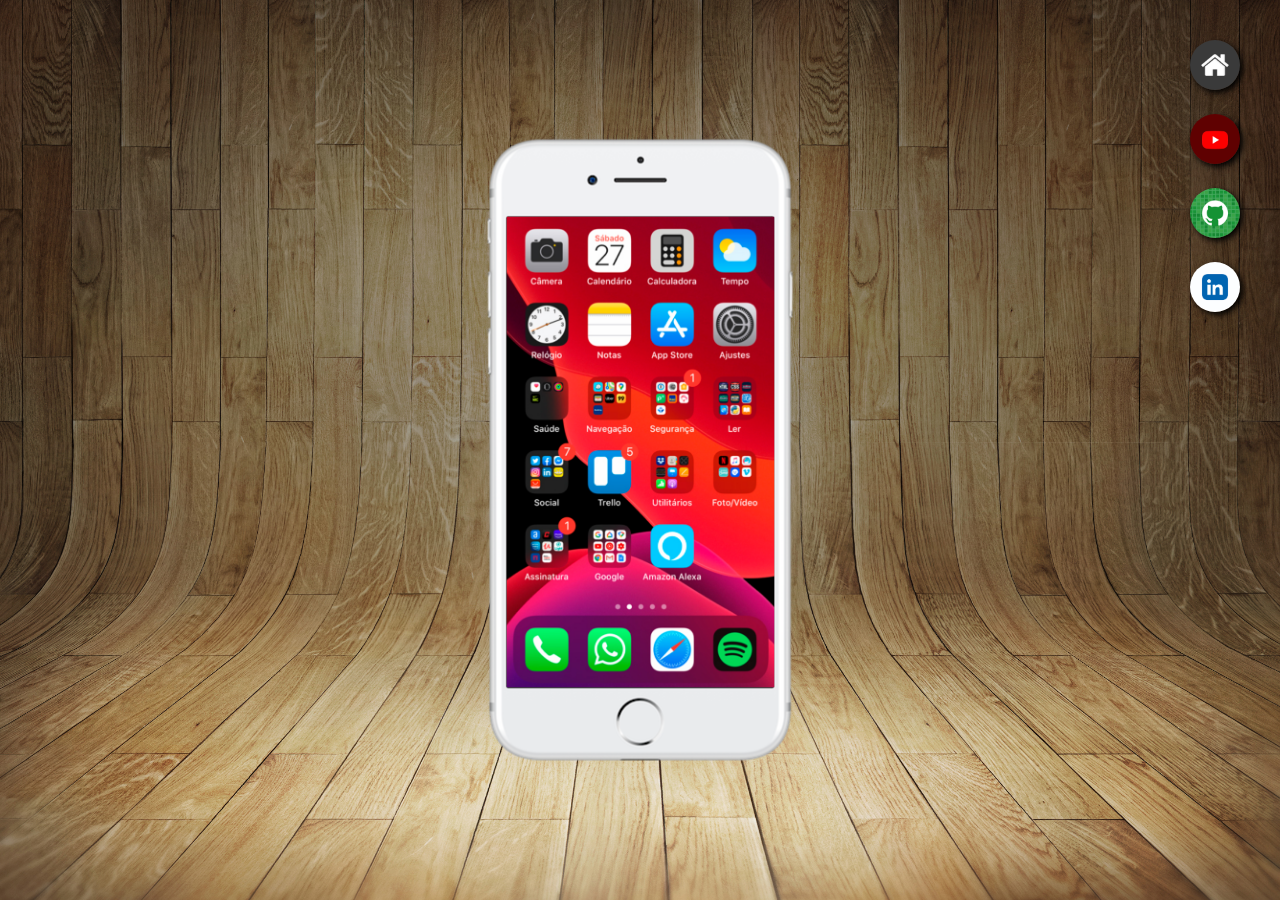
<file: index.html>
<!DOCTYPE html>
<html lang="pt-br">
<head>
    <meta charset="UTF-8">
    <meta name="viewport" content="width=device-width, initial-scale=1.0">
    <link rel="shortcut icon" href="favicon.png" type="image/x-icon">
    <link rel="stylesheet" href="estilo/style.css">
    <title>Projeto Redes Sociais</title>
</head>
<body>
   <main>
    <section id="telefone">
        <iframe src="home.html" name="tela" id="tela" frameborder="0">
            Seu navegador não é compatível
        </iframe>
    </section>
    <section id="redes-sociais">
        <a href="home.html" target="tela"><img src="imagens/logo-home.jpg" alt="Home"></a><br>
        <a href="youtube.html" target="tela"><img src="imagens/logo-youtube.jpg" alt="Youtube"></a><br>
        <a href="github.html" target="tela"><img src="imagens/logo-github.jpg" alt="Githab"></a><br>
        <a href="linkedin.html" target="tela"><img src="imagens/logo-linkedin.jpg" alt="Linkedin"></a><br>
    </section>
   </main>
</body>
</html>
</file>
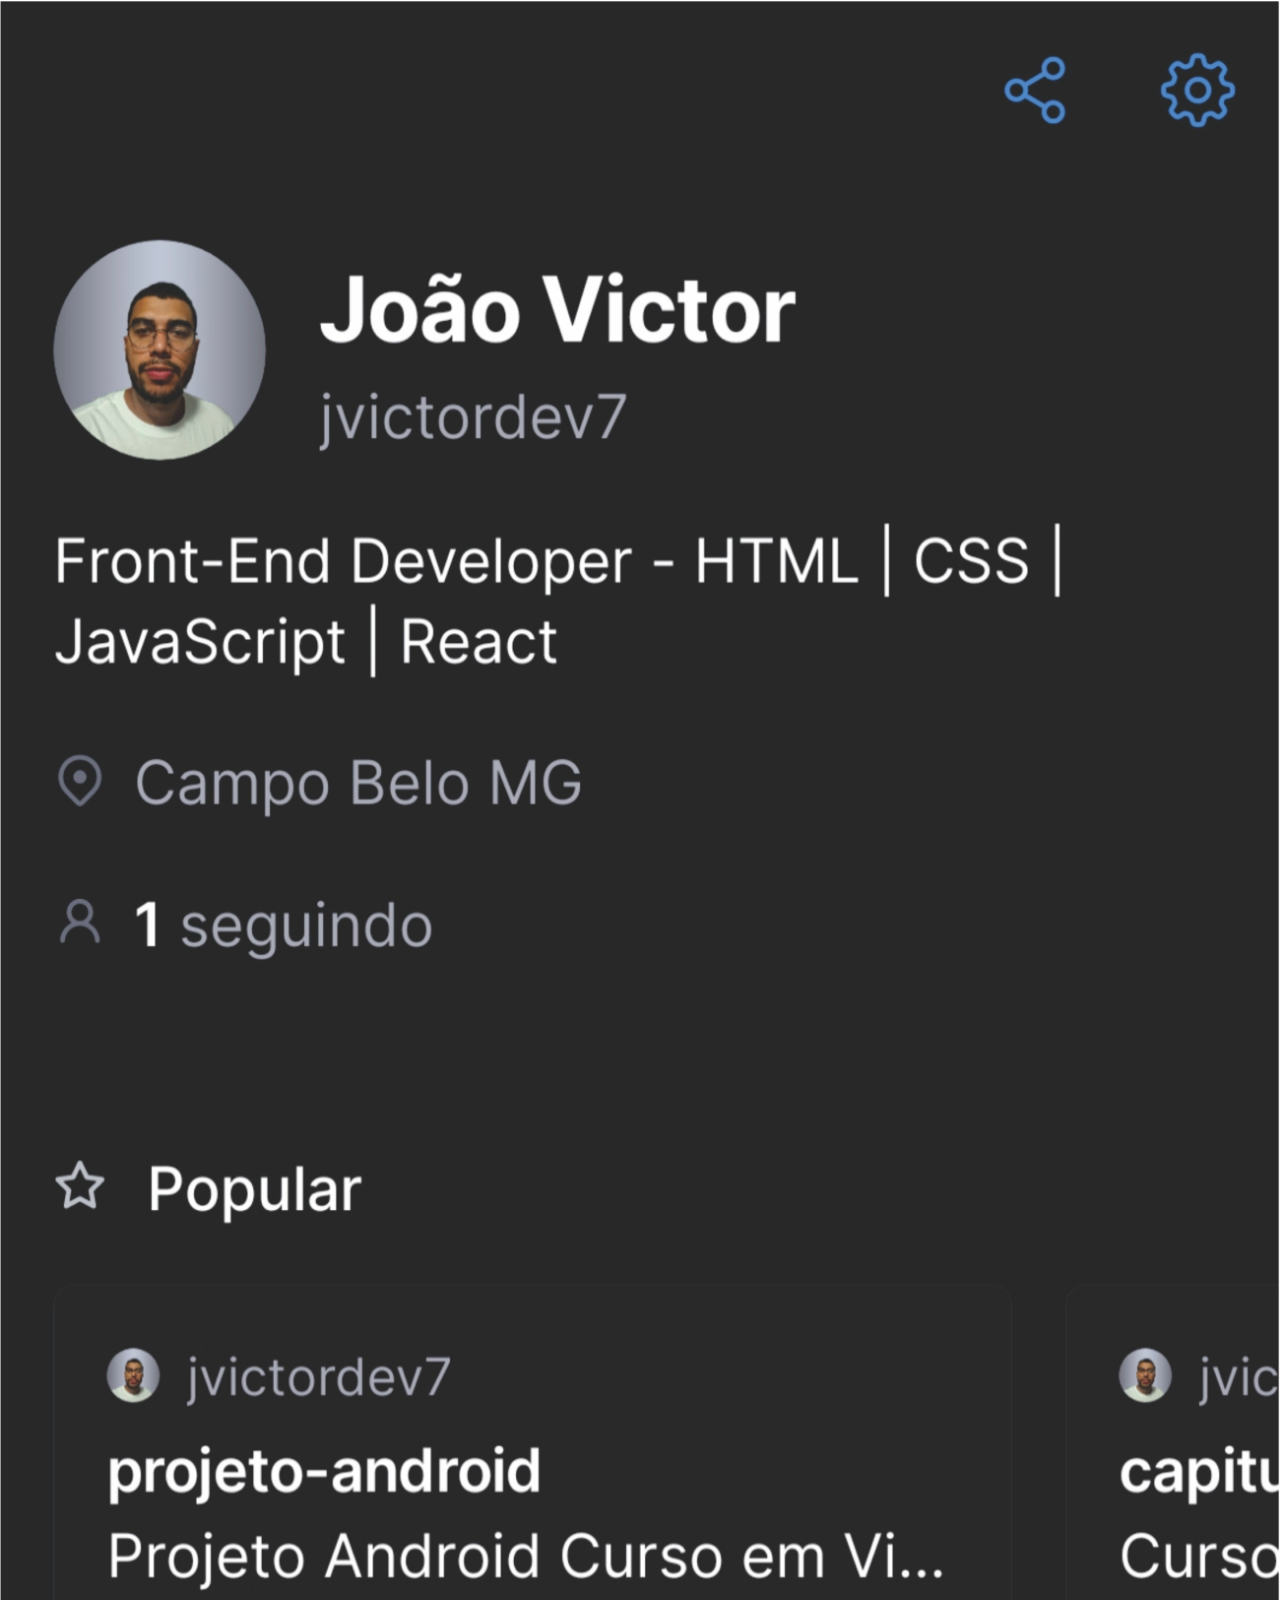
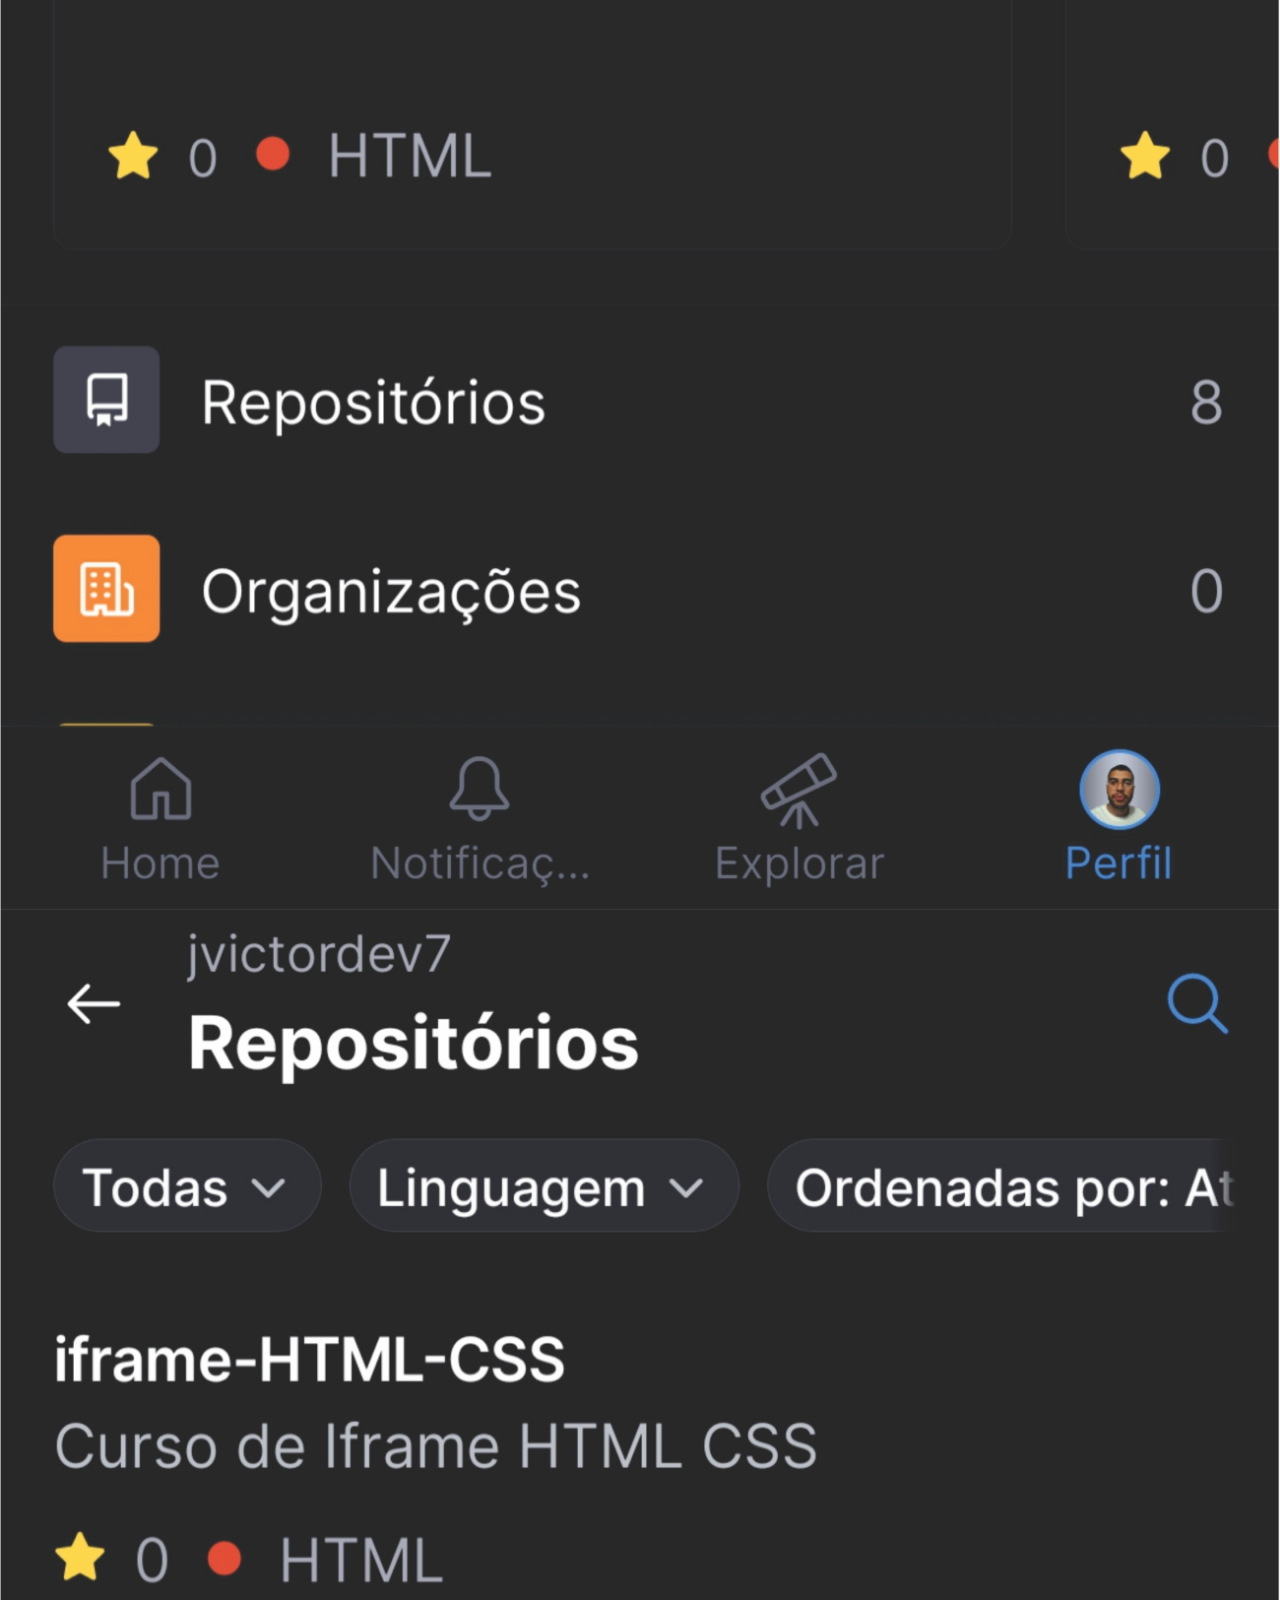
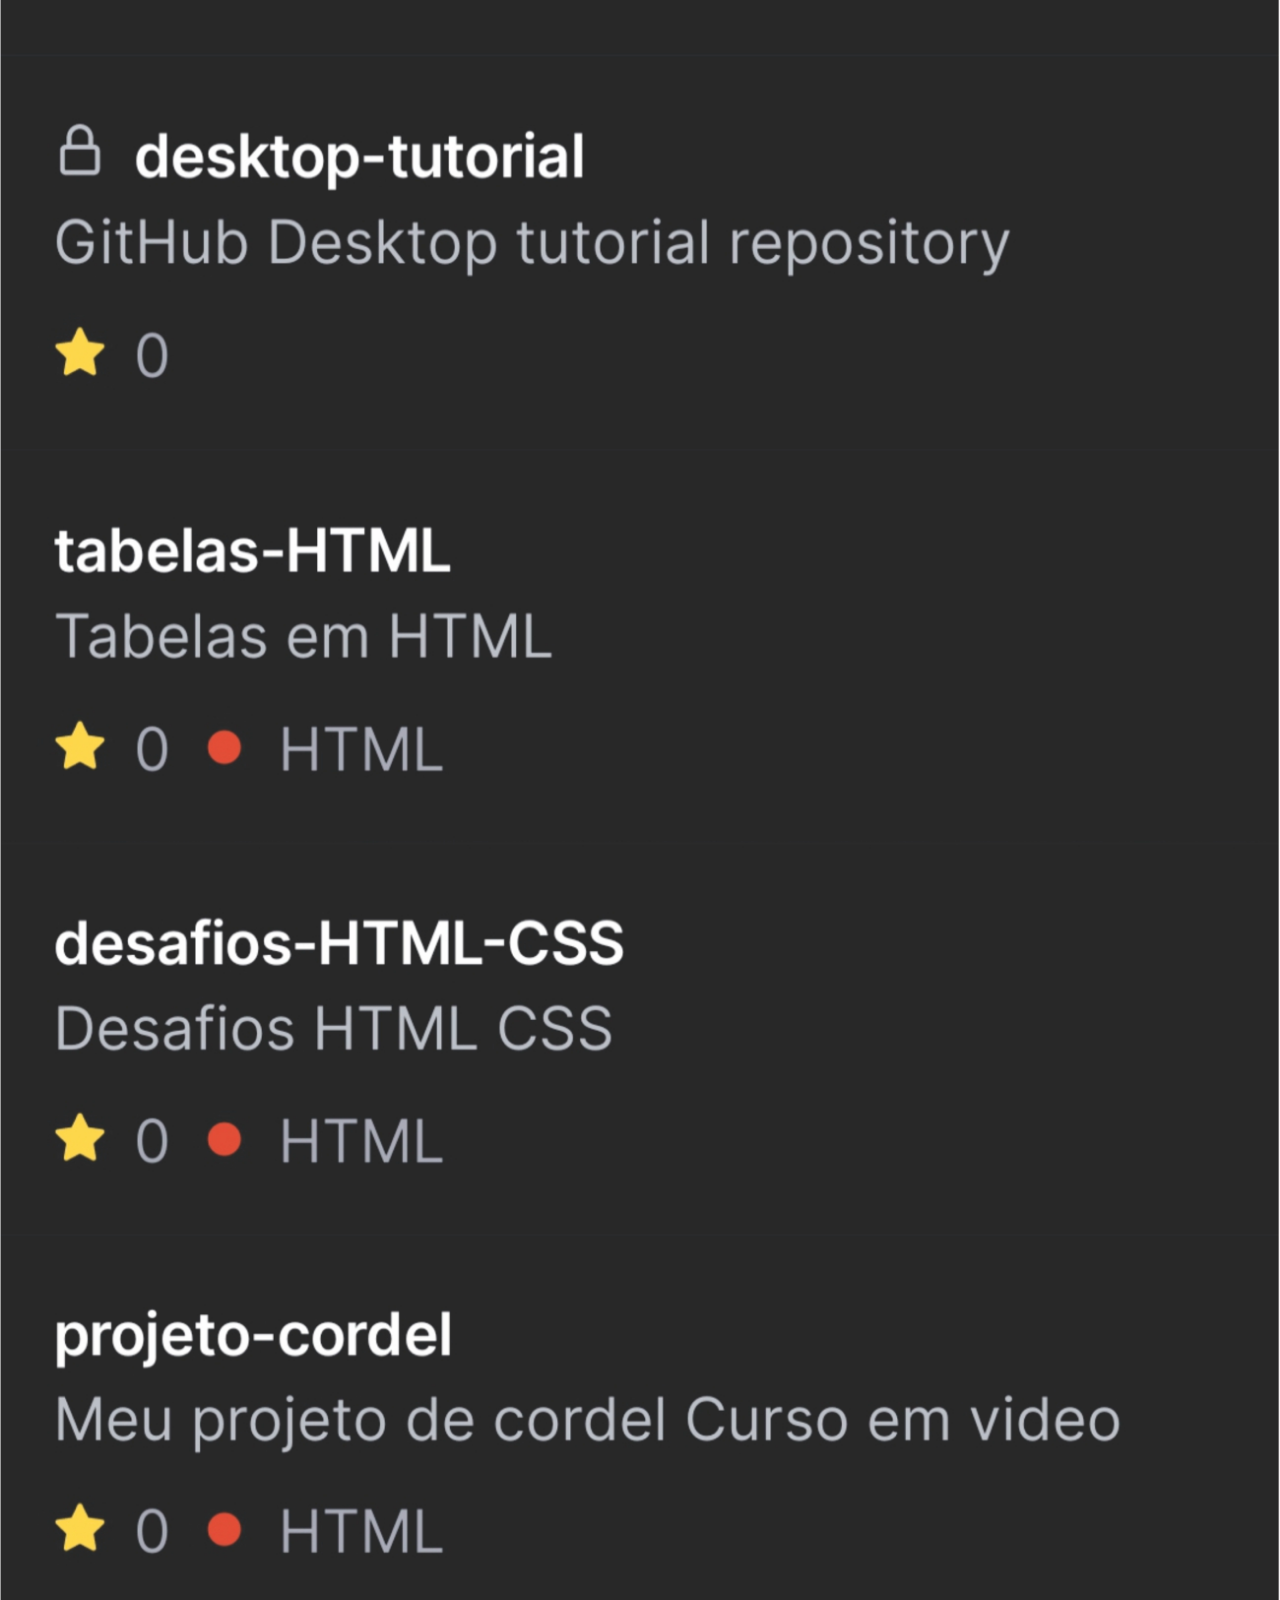
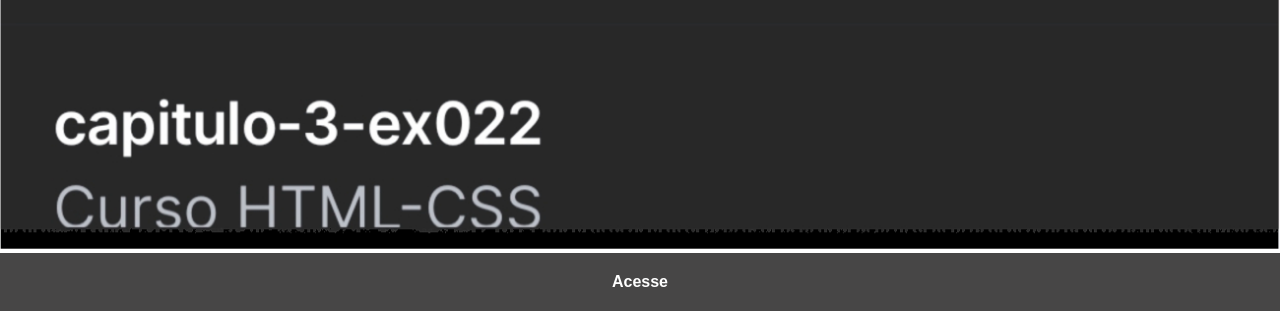
<file: github.html>
<!DOCTYPE html>
<html lang="pt-br">
<head>
    <meta charset="UTF-8">
    <meta name="viewport" content="width=device-width, initial-scale=1.0">
    <title>GitHub</title>
    <link rel="stylesheet" href="estilos/social.style.css">
</head>
<body>
    <img src="imagens/meu-github.jpg" alt="GitHub">
    <a href="https://github.com/jvictordev7" target="_blank">Acesse</a>
</body>
</html>
</file>
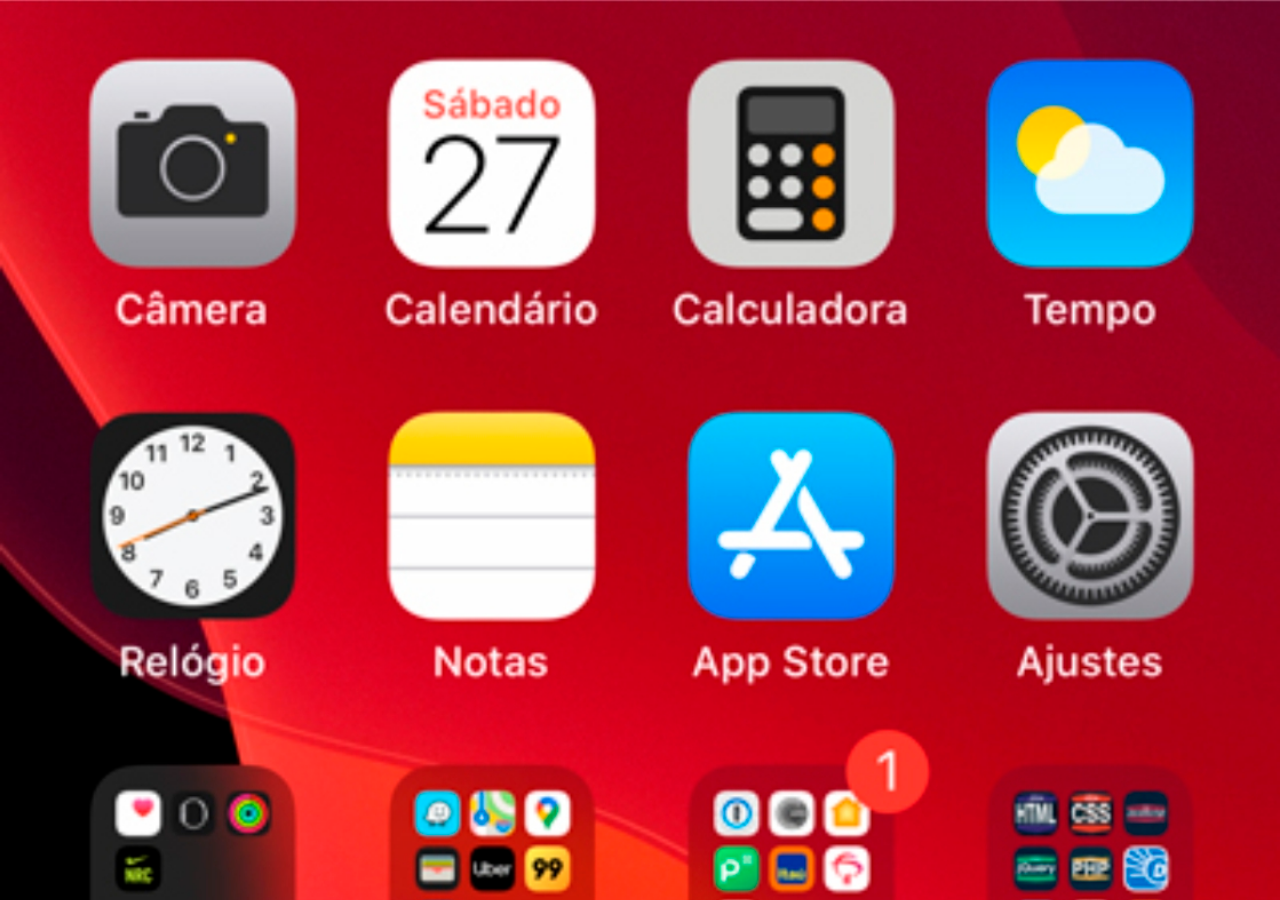
<file: home.html>
<!DOCTYPE html>
<html lang="pt-br">
<head>
    <meta charset="UTF-8">
    <meta name="viewport" content="width=device-width, initial-scale=1.0">
    <title>Home</title>
</head>
<style>
    * {
        margin: 0px;
        height: 0px;
    }

    body {
        width: 100vw;
        height: 100vh;
        background: url(imagens/tela-home.jpg) no-repeat top center;
        background-size: cover;
        
    }
</style>
<body>
    
</body>
</html>
</file>
<file: estilo/style.css>
@charset "UTF-8";

* {
    margin: 0px;
    padding: 0px;
    font-family: Arial, Helvetica, sans-serif;
}

html, body {
    height: 100vh;
    width: 100vw;
    background-color: black;
}

body {
    background: url(../imagens/fundo-madeira.jpg) no-repeat top center;
    background-size: cover;
    background-attachment: fixed;
}

main {
    height: 100vh;
    position: relative;
}

section#telefone {
    position: absolute;
    top: 50%;
    left: 50%;
    transform: translate(-50%, -50%);

    height: 627px;
    width: 311px;
    background-color: blue;
    background: url(../imagens/frame-iphone.png) no-repeat;
    background-attachment: fixed;
}

iframe#tela {
    position: relative;
    top: 80px;
    left: 22px;
    width: 268px;
    height: 471px;
}

section#redes-sociais {
    text-align: right;
    padding: 30px;
}

section#redes-sociais img {
    width: 50px;
    margin: 10px;
    border-radius: 50%;
    box-shadow: 3px 3px 6px black ;
    box-sizing: border-box;
}

section#redes-sociais img:hover {
    border: 3px solid rgba(255, 255, 255, 0.226);
    transform: translate(-3px, -3px);
    box-shadow: 4px 4px 10px black;
    transition: transform 5s;
}
</file>
<file: estilos/social.style.css>
@charset "UTF-8";

* {
    margin: 0px;
    padding: 0px;
    font-family: Arial, Helvetica, sans-serif;
}

::-webkit-scrollbar {
    width: 0px;
    height: 0px;
}

img {
    width: 100vw;
}

a {
    display: block;
    background-color: rgb(71, 70, 70);
    color: white;
    padding: 20px;
    text-align: center;
    font-weight: bold;
    text-decoration: none;
}

a:hover {
    background-color: red;
}
</file>
